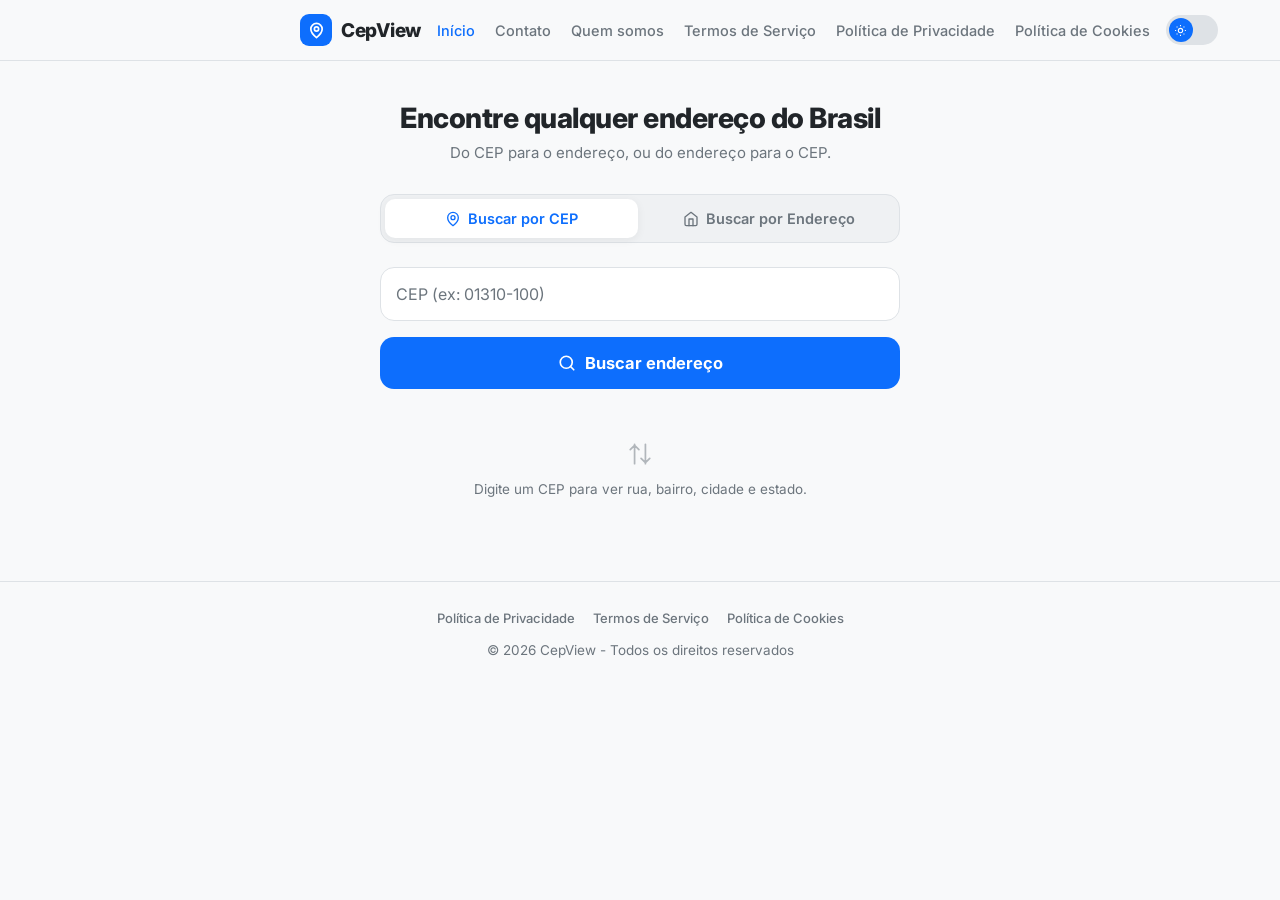
<file: index.html>
<!DOCTYPE html>
<html lang="pt-BR">
<head>
  <!-- Google tag (gtag.js) -->
  <script async src="https://www.googletagmanager.com/gtag/js?id=G-JZHZVFB433"></script>
  <script>
    window.dataLayer = window.dataLayer || [];
    function gtag(){dataLayer.push(arguments);}
    gtag('js', new Date());

    gtag('config', 'G-JZHZVFB433');
  </script>

<meta charset="UTF-8" />
<meta name="viewport" content="width=device-width, initial-scale=1.0" />
<title>CepView — Busca Inteligente e Bidirecional de Endereços</title>
<meta name="description" content="Encontre qualquer endereço do Brasil: busque por CEP ou pelo nome da rua, cidade e estado." />
<link rel="preconnect" href="https://fonts.googleapis.com">
<link rel="preconnect" href="https://fonts.gstatic.com" crossorigin>
<link href="https://fonts.googleapis.com/css2?family=Inter:wght@400;500;600;700;800&display=swap" rel="stylesheet">
<link rel="stylesheet" href="css/style.css" />
</head>
<body>

  <!-- Header -->
  <header class="header">
    <div class="header__inner">
      <div class="brand">
        <div class="brand__icon">
          <svg width="17" height="17" viewBox="0 0 24 24" fill="none" stroke="#fff" stroke-width="2.4" stroke-linecap="round" stroke-linejoin="round"><path d="M20 10c0 6-8 12-8 12s-8-6-8-12a8 8 0 0 1 16 0Z"/><circle cx="12" cy="10" r="3"/></svg>
        </div>
        <span class="brand__name">CepView</span>
      </div>

      <nav class="header__nav" id="header-nav">
        <a href="index.html" aria-current="page">Início</a>
        <a href="pages/contato.html">Contato</a>
        <a href="pages/quem-somos.html">Quem somos</a>
        <a href="pages/termos-de-servico.html">Termos de Serviço</a>
        <a href="pages/politica-de-privacidade.html">Política de Privacidade</a>
        <a href="pages/politica-de-cookies.html">Política de Cookies</a>
      </nav>

      <div class="header__right">
        <button id="theme-toggle" class="theme-toggle" aria-label="Alternar tema claro/escuro">
          <span class="theme-toggle__knob" id="theme-knob"></span>
        </button>
        <button id="menu-toggle" class="menu-toggle" aria-label="Abrir menu" aria-expanded="false">
          <svg width="19" height="19" viewBox="0 0 24 24" fill="none" stroke="currentColor" stroke-width="2.2" stroke-linecap="round" stroke-linejoin="round"><line x1="3" y1="6" x2="21" y2="6"/><line x1="3" y1="12" x2="21" y2="12"/><line x1="3" y1="18" x2="21" y2="18"/></svg>
        </button>
      </div>
    </div>
  </header>

  <!-- Main -->
  <main>
    <section id="buscar" class="hero">
      <h1>Encontre qualquer endereço do Brasil</h1>
      <p class="hero__subtitle">Do CEP para o endereço, ou do endereço para o CEP.</p>

      <!-- Tabs -->
      <div class="tabs" role="tablist" aria-label="Modo de busca">
        <button class="tab tab--active" id="tab-cep" role="tab" aria-selected="true">
          <svg class="tab__icon" viewBox="0 0 24 24" fill="none" stroke="currentColor" stroke-width="2" stroke-linecap="round" stroke-linejoin="round"><path d="M20 10c0 6-8 12-8 12s-8-6-8-12a8 8 0 0 1 16 0Z"/><circle cx="12" cy="10" r="3"/></svg>
          Buscar por CEP
        </button>
        <button class="tab" id="tab-address" role="tab" aria-selected="false">
          <svg class="tab__icon" viewBox="0 0 24 24" fill="none" stroke="currentColor" stroke-width="2" stroke-linecap="round" stroke-linejoin="round"><path d="m3 9 9-7 9 7v11a2 2 0 0 1-2 2H5a2 2 0 0 1-2-2Z"/><path d="M9 22V12h6v10"/></svg>
          Buscar por Endereço
        </button>
      </div>

      <!-- Form -->
      <form id="search-form" class="form" novalidate>

        <!-- CEP mode -->
        <div id="fields-cep" class="fields">
          <div class="field">
            <input type="text" id="input-cep" class="field__input" placeholder=" " inputmode="numeric" maxlength="9" autocomplete="off" />
            <label for="input-cep" class="field__label">CEP (ex: 01310-100)</label>
            <p class="field__error" id="error-cep"></p>
          </div>
        </div>

        <!-- Address mode -->
        <div id="fields-address" class="fields fields--hidden">
          <div class="field">
            <input type="text" id="input-rua" class="field__input" placeholder=" " autocomplete="off" />
            <label for="input-rua" class="field__label">Nome da rua</label>
            <p class="field__error" id="error-rua"></p>
          </div>
          <div class="field-row">
            <div class="field field--grow">
              <input type="text" id="input-cidade" class="field__input" placeholder=" " autocomplete="off" />
              <label for="input-cidade" class="field__label">Cidade</label>
              <p class="field__error" id="error-cidade"></p>
            </div>
            <div class="field field--small">
              <input type="text" id="input-uf" class="field__input field__input--upper" placeholder=" " maxlength="2" autocomplete="off" />
              <label for="input-uf" class="field__label">UF</label>
              <p class="field__error" id="error-uf"></p>
            </div>
          </div>
        </div>

        <button type="submit" id="submit-btn" class="btn-primary">
          <svg viewBox="0 0 24 24" fill="none" stroke="currentColor" stroke-width="2.2" stroke-linecap="round" stroke-linejoin="round" width="18" height="18"><circle cx="11" cy="11" r="8"/><path d="m21 21-4.3-4.3"/></svg>
          <span id="submit-label">Buscar endereço</span>
        </button>
      </form>

      <!-- Results -->
      <div id="results" class="results">
        <div class="empty-state" id="empty-state">
          <svg viewBox="0 0 24 24" fill="none" stroke="currentColor" stroke-width="1.6" stroke-linecap="round" stroke-linejoin="round" width="26" height="26"><path d="M17 3v18M7 3v18M3 8l4-4 4 4M13 16l4 4 4-4"/></svg>
          <p id="empty-state-text">Digite um CEP para ver rua, bairro, cidade e estado.</p>
        </div>
      </div>
    </section>
  </main>

  <!-- Footer -->
  <footer class="footer">
    <nav class="footer__nav">
      <a href="pages/politica-de-privacidade.html">Política de Privacidade</a>
      <a href="pages/termos-de-servico.html">Termos de Serviço</a>
      <a href="pages/politica-de-cookies.html">Política de Cookies</a>
    </nav>
    <p>© 2026 CepView - Todos os direitos reservados</p>
  </footer>

  <!-- VLibras -->
  <div vw class="enabled">
    <div vw-access-button class="active"></div>
    <div vw-plugin-wrapper>
      <div class="vw-plugin-top-wrapper"></div>
    </div>
  </div>
  <script src="https://vlibras.gov.br/app/vlibras-plugin.js"></script>
  <script>
    new window.VLibras.Widget('https://vlibras.gov.br/app');
  </script>

  <script src="js/script.js"></script>
</body>
</html>
</file>
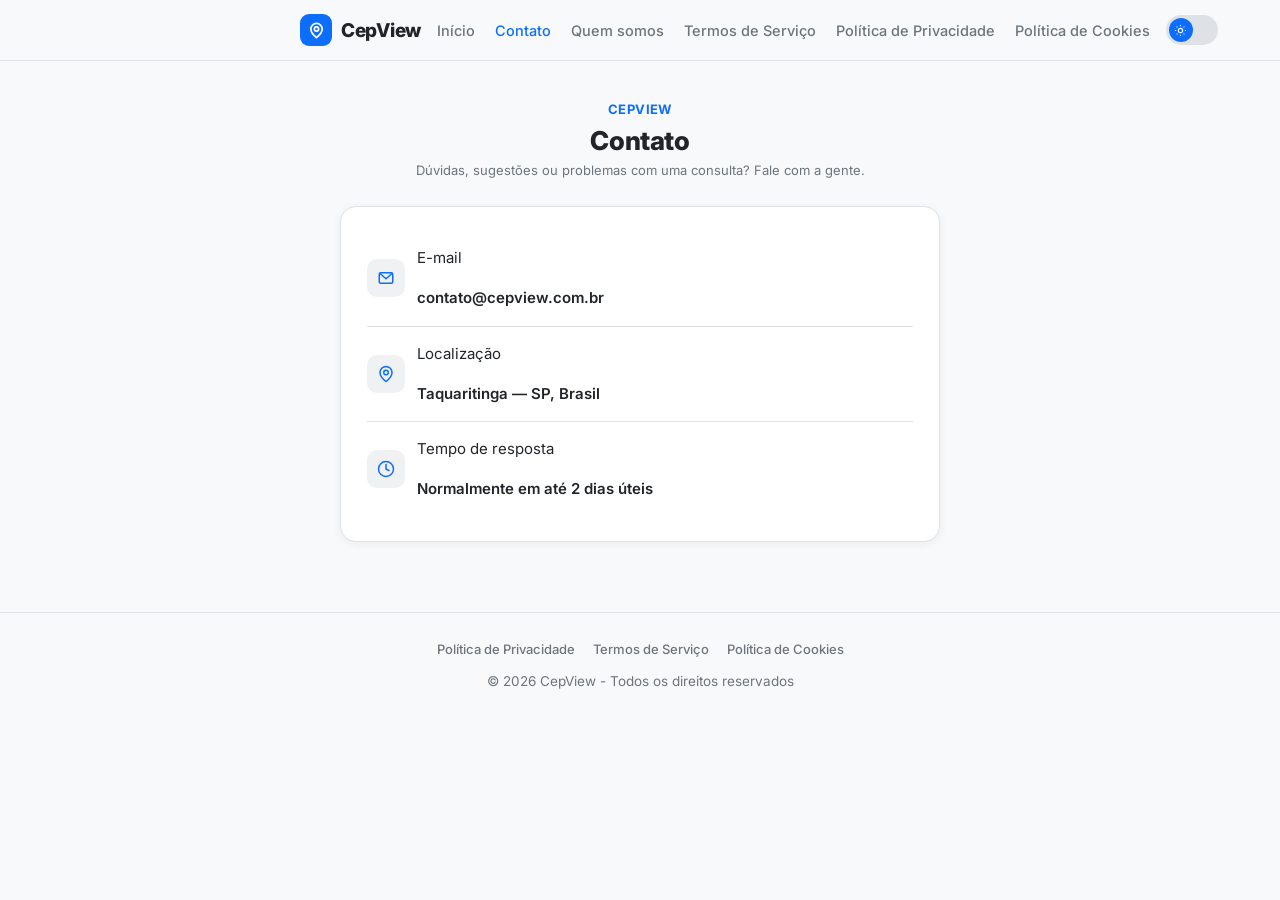
<file: pages/contato.html>
<!DOCTYPE html>
<html lang="pt-BR">
<head>
  <!-- Google tag (gtag.js) -->
  <script async src="https://www.googletagmanager.com/gtag/js?id=G-JZHZVFB433"></script>
  <script>
    window.dataLayer = window.dataLayer || [];
    function gtag(){dataLayer.push(arguments);}
    gtag('js', new Date());

    gtag('config', 'G-JZHZVFB433');
  </script>

<meta charset="UTF-8" />
<meta name="viewport" content="width=device-width, initial-scale=1.0" />
<title>Contato — CepView</title>
<meta name="description" content="Fale com o time do CepView." />
<link rel="preconnect" href="https://fonts.googleapis.com">
<link rel="preconnect" href="https://fonts.gstatic.com" crossorigin>
<link href="https://fonts.googleapis.com/css2?family=Inter:wght@400;500;600;700;800&display=swap" rel="stylesheet">
<link rel="stylesheet" href="../css/style.css" />
</head>
<body>

  <!-- Header -->
  <header class="header">
    <div class="header__inner">
      <a href="../index.html" class="brand" style="text-decoration:none;">
        <div class="brand__icon">
          <svg width="17" height="17" viewBox="0 0 24 24" fill="none" stroke="#fff" stroke-width="2.4" stroke-linecap="round" stroke-linejoin="round"><path d="M20 10c0 6-8 12-8 12s-8-6-8-12a8 8 0 0 1 16 0Z"/><circle cx="12" cy="10" r="3"/></svg>
        </div>
        <span class="brand__name">CepView</span>
      </a>

      <nav class="header__nav" id="header-nav">
        <a href="../index.html">Início</a>
        <a href="contato.html" aria-current="page">Contato</a>
        <a href="quem-somos.html">Quem somos</a>
        <a href="termos-de-servico.html">Termos de Serviço</a>
        <a href="politica-de-privacidade.html">Política de Privacidade</a>
        <a href="politica-de-cookies.html">Política de Cookies</a>
      </nav>

      <div class="header__right">
        <button id="theme-toggle" class="theme-toggle" aria-label="Alternar tema claro/escuro">
          <span class="theme-toggle__knob" id="theme-knob"></span>
        </button>
        <button id="menu-toggle" class="menu-toggle" aria-label="Abrir menu" aria-expanded="false">
          <svg width="19" height="19" viewBox="0 0 24 24" fill="none" stroke="currentColor" stroke-width="2.2" stroke-linecap="round" stroke-linejoin="round"><line x1="3" y1="6" x2="21" y2="6"/><line x1="3" y1="12" x2="21" y2="12"/><line x1="3" y1="18" x2="21" y2="18"/></svg>
        </button>
      </div>
    </div>
  </header>

  <!-- Main -->
  <main>
    <section class="page">
      <p class="page__eyebrow">CepView</p>
      <h1>Contato</h1>
      <p class="page__updated">Dúvidas, sugestões ou problemas com uma consulta? Fale com a gente.</p>

      <div class="page__card">
        <div class="contact-item">
          <div class="contact-item__icon">
            <svg width="18" height="18" viewBox="0 0 24 24" fill="none" stroke="currentColor" stroke-width="2" stroke-linecap="round" stroke-linejoin="round"><path d="M4 4h16v16H4z" opacity="0"/><path d="m4 6 8 7 8-7"/><rect x="3" y="5" width="18" height="14" rx="2"/></svg>
          </div>
          <div>
            <p class="contact-item__label">E-mail</p>
            <p class="contact-item__value"><a href="mailto:contato@cepview.com.br">contato@cepview.com.br</a></p>
          </div>
        </div>

        <div class="contact-item">
          <div class="contact-item__icon">
            <svg width="18" height="18" viewBox="0 0 24 24" fill="none" stroke="currentColor" stroke-width="2" stroke-linecap="round" stroke-linejoin="round"><path d="M20 10c0 6-8 12-8 12s-8-6-8-12a8 8 0 0 1 16 0Z"/><circle cx="12" cy="10" r="3"/></svg>
          </div>
          <div>
            <p class="contact-item__label">Localização</p>
            <p class="contact-item__value">Taquaritinga — SP, Brasil</p>
          </div>
        </div>

        <div class="contact-item">
          <div class="contact-item__icon">
            <svg width="18" height="18" viewBox="0 0 24 24" fill="none" stroke="currentColor" stroke-width="2" stroke-linecap="round" stroke-linejoin="round"><circle cx="12" cy="12" r="10"/><path d="M12 6v6l4 2"/></svg>
          </div>
          <div>
            <p class="contact-item__label">Tempo de resposta</p>
            <p class="contact-item__value">Normalmente em até 2 dias úteis</p>
          </div>
        </div>
      </div>
    </section>
  </main>

  <!-- Footer -->
  <footer class="footer">
    <nav class="footer__nav">
      <a href="politica-de-privacidade.html">Política de Privacidade</a>
      <a href="termos-de-servico.html">Termos de Serviço</a>
      <a href="politica-de-cookies.html">Política de Cookies</a>
    </nav>
    <p>© 2026 CepView - Todos os direitos reservados</p>
  </footer>

  <!-- VLibras -->
  <div vw class="enabled">
    <div vw-access-button class="active"></div>
    <div vw-plugin-wrapper>
      <div class="vw-plugin-top-wrapper"></div>
    </div>
  </div>
  <script src="https://vlibras.gov.br/app/vlibras-plugin.js"></script>
  <script>
    new window.VLibras.Widget('https://vlibras.gov.br/app');
  </script>

  <script src="../js/script.js"></script>
</body>
</html>
</file>
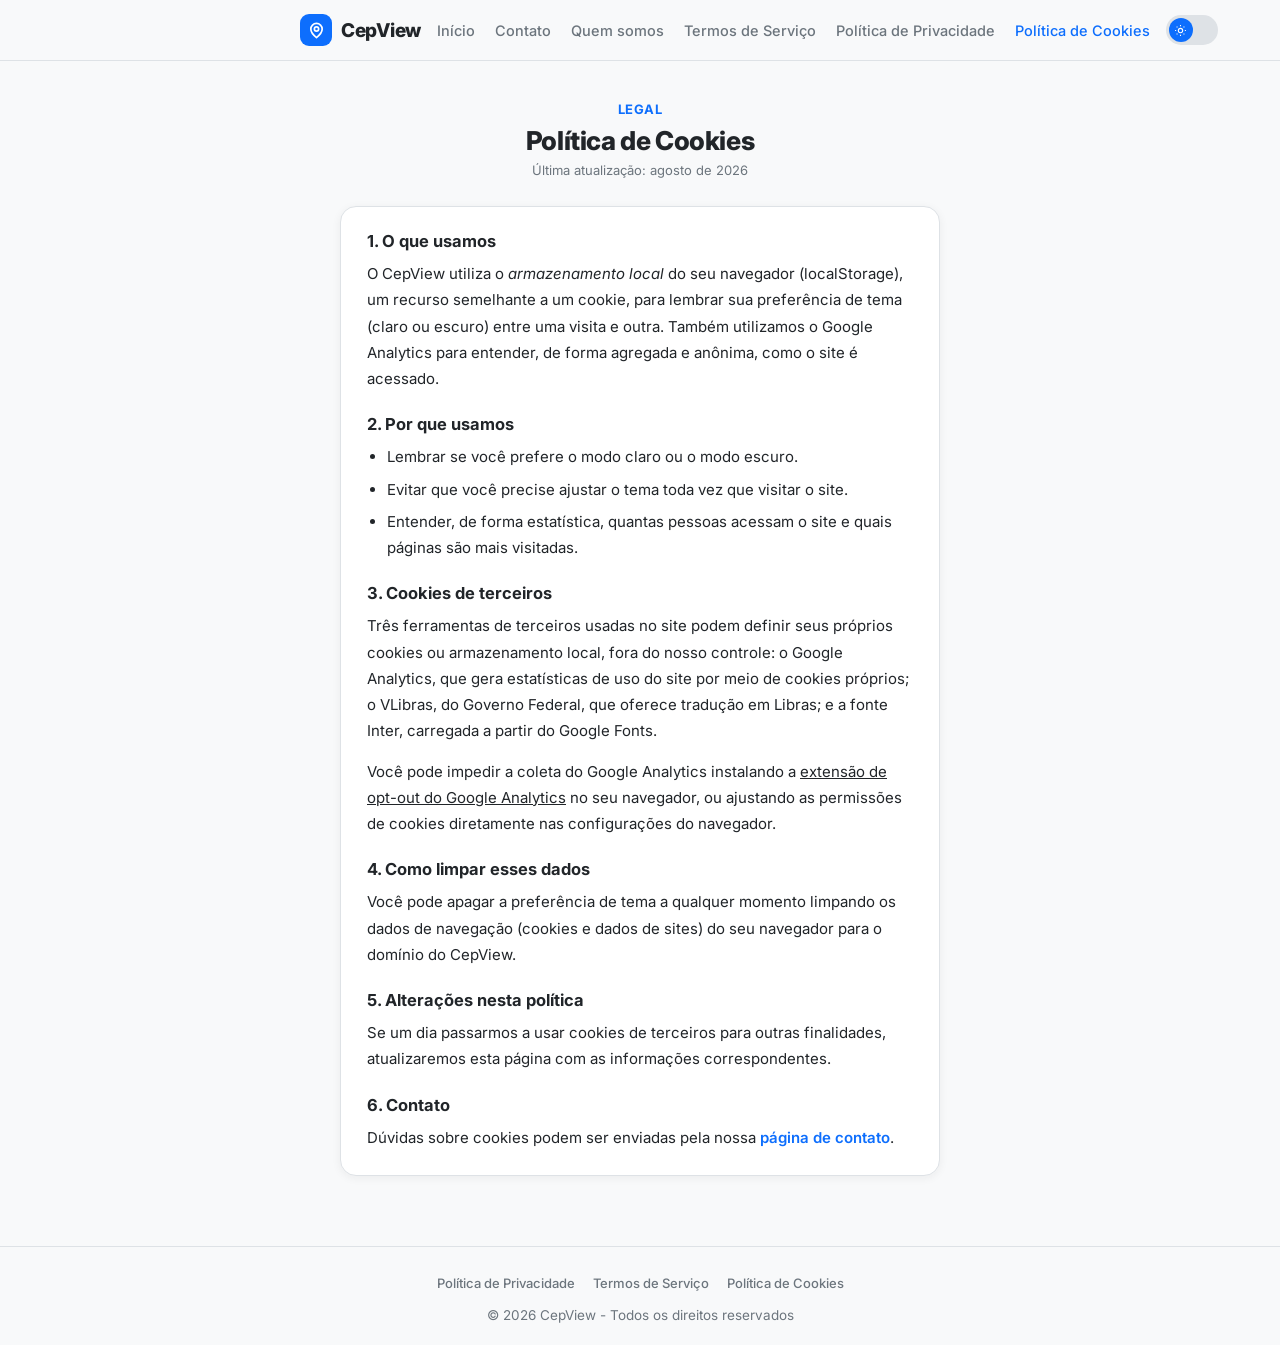
<file: pages/politica-de-cookies.html>
<!DOCTYPE html>
<html lang="pt-BR">
<head>
  <!-- Google tag (gtag.js) -->
  <script async src="https://www.googletagmanager.com/gtag/js?id=G-JZHZVFB433"></script>
  <script>
    window.dataLayer = window.dataLayer || [];
    function gtag(){dataLayer.push(arguments);}
    gtag('js', new Date());

    gtag('config', 'G-JZHZVFB433');
  </script>

<meta charset="UTF-8" />
<meta name="viewport" content="width=device-width, initial-scale=1.0" />
<title>Política de Cookies — CepView</title>
<meta name="description" content="Como o CepView usa cookies e armazenamento local." />
<link rel="preconnect" href="https://fonts.googleapis.com">
<link rel="preconnect" href="https://fonts.gstatic.com" crossorigin>
<link href="https://fonts.googleapis.com/css2?family=Inter:wght@400;500;600;700;800&display=swap" rel="stylesheet">
<link rel="stylesheet" href="../css/style.css" />
</head>
<body>

  <!-- Header -->
  <header class="header">
    <div class="header__inner">
      <a href="../index.html" class="brand" style="text-decoration:none;">
        <div class="brand__icon">
          <svg width="17" height="17" viewBox="0 0 24 24" fill="none" stroke="#fff" stroke-width="2.4" stroke-linecap="round" stroke-linejoin="round"><path d="M20 10c0 6-8 12-8 12s-8-6-8-12a8 8 0 0 1 16 0Z"/><circle cx="12" cy="10" r="3"/></svg>
        </div>
        <span class="brand__name">CepView</span>
      </a>

      <nav class="header__nav" id="header-nav">
        <a href="../index.html">Início</a>
        <a href="contato.html">Contato</a>
        <a href="quem-somos.html">Quem somos</a>
        <a href="termos-de-servico.html">Termos de Serviço</a>
        <a href="politica-de-privacidade.html">Política de Privacidade</a>
        <a href="politica-de-cookies.html" aria-current="page">Política de Cookies</a>
      </nav>

      <div class="header__right">
        <button id="theme-toggle" class="theme-toggle" aria-label="Alternar tema claro/escuro">
          <span class="theme-toggle__knob" id="theme-knob"></span>
        </button>
        <button id="menu-toggle" class="menu-toggle" aria-label="Abrir menu" aria-expanded="false">
          <svg width="19" height="19" viewBox="0 0 24 24" fill="none" stroke="currentColor" stroke-width="2.2" stroke-linecap="round" stroke-linejoin="round"><line x1="3" y1="6" x2="21" y2="6"/><line x1="3" y1="12" x2="21" y2="12"/><line x1="3" y1="18" x2="21" y2="18"/></svg>
        </button>
      </div>
    </div>
  </header>

  <!-- Main -->
  <main>
    <section class="page">
      <p class="page__eyebrow">Legal</p>
      <h1>Política de Cookies</h1>
      <p class="page__updated">Última atualização: agosto de 2026</p>

      <div class="page__card">
        <h2>1. O que usamos</h2>
        <p>
          O CepView utiliza o <em>armazenamento local</em> do seu navegador (localStorage), um
          recurso semelhante a um cookie, para lembrar sua preferência de tema (claro ou escuro)
          entre uma visita e outra. Também utilizamos o Google Analytics para entender, de forma
          agregada e anônima, como o site é acessado.
        </p>

        <h2>2. Por que usamos</h2>
        <ul>
          <li>Lembrar se você prefere o modo claro ou o modo escuro.</li>
          <li>Evitar que você precise ajustar o tema toda vez que visitar o site.</li>
          <li>Entender, de forma estatística, quantas pessoas acessam o site e quais páginas são mais visitadas.</li>
        </ul>

        <h2>3. Cookies de terceiros</h2>
        <p>
          Três ferramentas de terceiros usadas no site podem definir seus próprios cookies ou
          armazenamento local, fora do nosso controle: o Google Analytics, que gera estatísticas
          de uso do site por meio de cookies próprios; o VLibras, do Governo Federal, que oferece
          tradução em Libras; e a fonte Inter, carregada a partir do Google Fonts.
        </p>
        <p>
          Você pode impedir a coleta do Google Analytics instalando a
          <a href="https://tools.google.com/dlpage/gaoptout" target="_blank" rel="noopener noreferrer">extensão de opt-out do Google Analytics</a>
          no seu navegador, ou ajustando as permissões de cookies diretamente nas configurações do navegador.
        </p>

        <h2>4. Como limpar esses dados</h2>
        <p>
          Você pode apagar a preferência de tema a qualquer momento limpando os dados de navegação
          (cookies e dados de sites) do seu navegador para o domínio do CepView.
        </p>

        <h2>5. Alterações nesta política</h2>
        <p>
          Se um dia passarmos a usar cookies de terceiros para outras finalidades, atualizaremos
          esta página com as informações correspondentes.
        </p>

        <h2>6. Contato</h2>
        <p>
          Dúvidas sobre cookies podem ser enviadas pela nossa
          <a class="inline-link" href="contato.html">página de contato</a>.
        </p>
      </div>
    </section>
  </main>

  <!-- Footer -->
  <footer class="footer">
    <nav class="footer__nav">
      <a href="politica-de-privacidade.html">Política de Privacidade</a>
      <a href="termos-de-servico.html">Termos de Serviço</a>
      <a href="politica-de-cookies.html">Política de Cookies</a>
    </nav>
    <p>© 2026 CepView - Todos os direitos reservados</p>
  </footer>

  <!-- VLibras -->
  <div vw class="enabled">
    <div vw-access-button class="active"></div>
    <div vw-plugin-wrapper>
      <div class="vw-plugin-top-wrapper"></div>
    </div>
  </div>
  <script src="https://vlibras.gov.br/app/vlibras-plugin.js"></script>
  <script>
    new window.VLibras.Widget('https://vlibras.gov.br/app');
  </script>

  <script src="../js/script.js"></script>
</body>
</html>
</file>
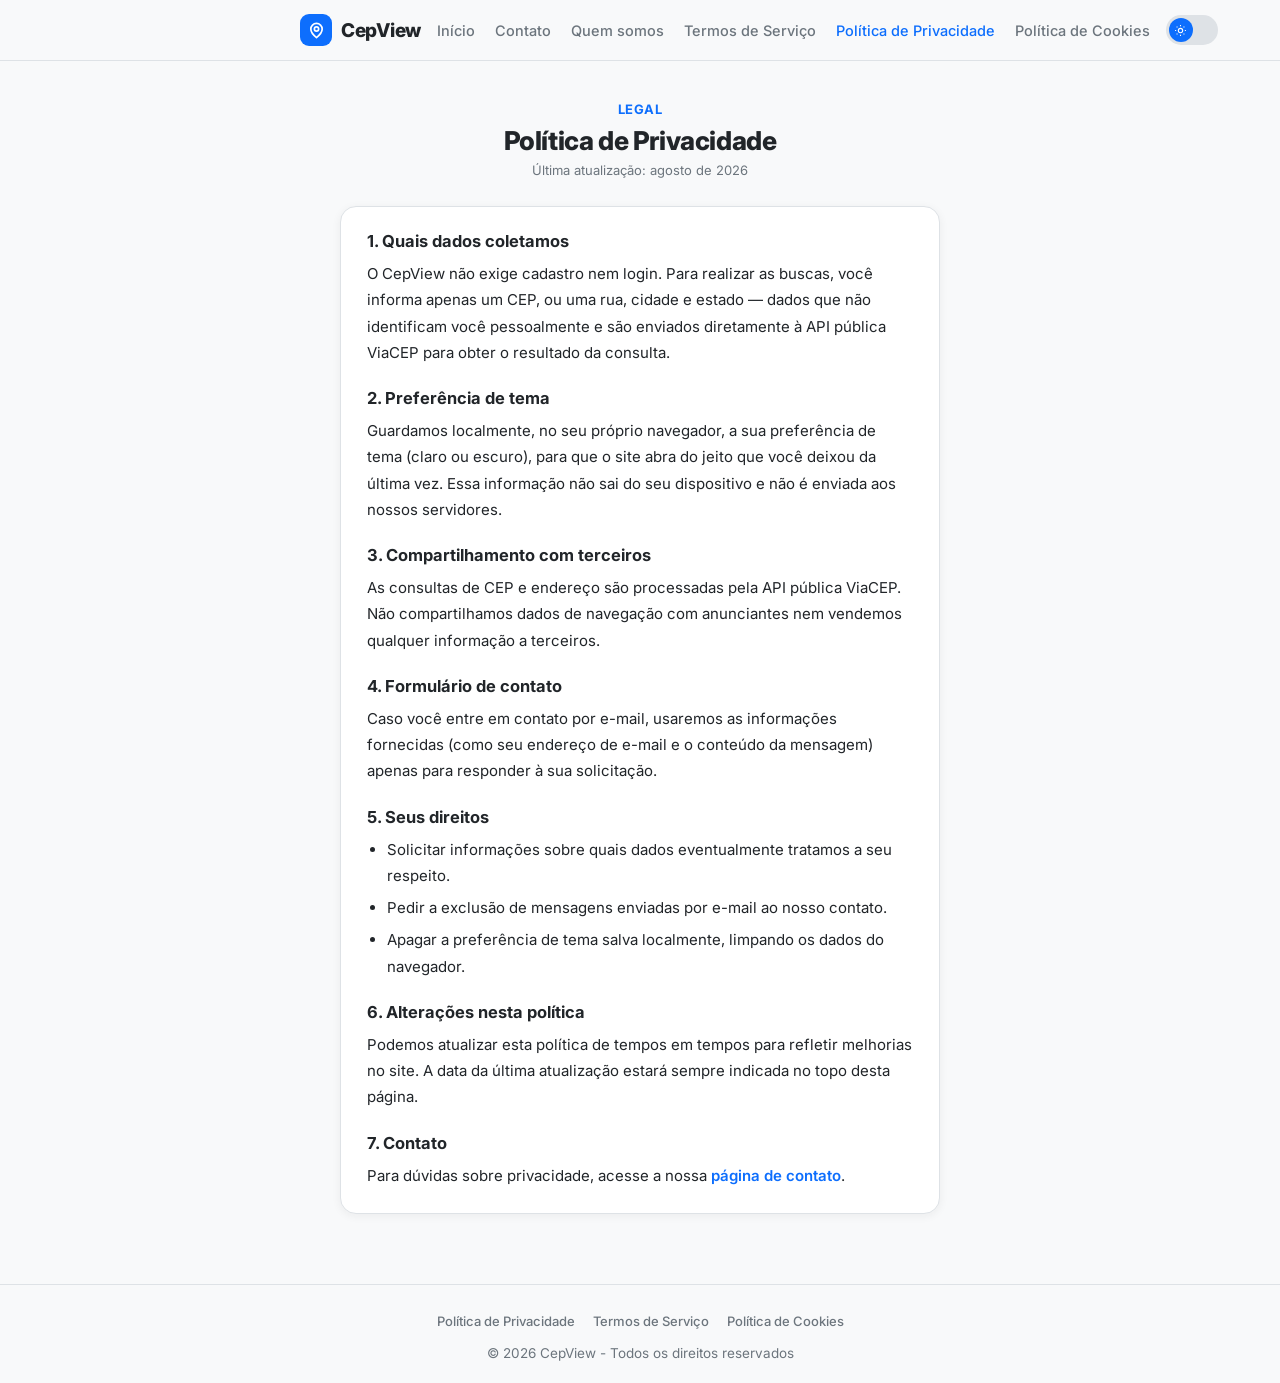
<file: pages/politica-de-privacidade.html>
<!DOCTYPE html>
<html lang="pt-BR">
<head>
  <!-- Google tag (gtag.js) -->
  <script async src="https://www.googletagmanager.com/gtag/js?id=G-JZHZVFB433"></script>
  <script>
    window.dataLayer = window.dataLayer || [];
    function gtag(){dataLayer.push(arguments);}
    gtag('js', new Date());

    gtag('config', 'G-JZHZVFB433');
  </script>

<meta charset="UTF-8" />
<meta name="viewport" content="width=device-width, initial-scale=1.0" />
<title>Política de Privacidade — CepView</title>
<meta name="description" content="Como o CepView trata dados pessoais e de navegação." />
<link rel="preconnect" href="https://fonts.googleapis.com">
<link rel="preconnect" href="https://fonts.gstatic.com" crossorigin>
<link href="https://fonts.googleapis.com/css2?family=Inter:wght@400;500;600;700;800&display=swap" rel="stylesheet">
<link rel="stylesheet" href="../css/style.css" />
</head>
<body>

  <!-- Header -->
  <header class="header">
    <div class="header__inner">
      <a href="../index.html" class="brand" style="text-decoration:none;">
        <div class="brand__icon">
          <svg width="17" height="17" viewBox="0 0 24 24" fill="none" stroke="#fff" stroke-width="2.4" stroke-linecap="round" stroke-linejoin="round"><path d="M20 10c0 6-8 12-8 12s-8-6-8-12a8 8 0 0 1 16 0Z"/><circle cx="12" cy="10" r="3"/></svg>
        </div>
        <span class="brand__name">CepView</span>
      </a>

      <nav class="header__nav" id="header-nav">
        <a href="../index.html">Início</a>
        <a href="contato.html">Contato</a>
        <a href="quem-somos.html">Quem somos</a>
        <a href="termos-de-servico.html">Termos de Serviço</a>
        <a href="politica-de-privacidade.html" aria-current="page">Política de Privacidade</a>
        <a href="politica-de-cookies.html">Política de Cookies</a>
      </nav>

      <div class="header__right">
        <button id="theme-toggle" class="theme-toggle" aria-label="Alternar tema claro/escuro">
          <span class="theme-toggle__knob" id="theme-knob"></span>
        </button>
        <button id="menu-toggle" class="menu-toggle" aria-label="Abrir menu" aria-expanded="false">
          <svg width="19" height="19" viewBox="0 0 24 24" fill="none" stroke="currentColor" stroke-width="2.2" stroke-linecap="round" stroke-linejoin="round"><line x1="3" y1="6" x2="21" y2="6"/><line x1="3" y1="12" x2="21" y2="12"/><line x1="3" y1="18" x2="21" y2="18"/></svg>
        </button>
      </div>
    </div>
  </header>

  <!-- Main -->
  <main>
    <section class="page">
      <p class="page__eyebrow">Legal</p>
      <h1>Política de Privacidade</h1>
      <p class="page__updated">Última atualização: agosto de 2026</p>

      <div class="page__card">
        <h2>1. Quais dados coletamos</h2>
        <p>
          O CepView não exige cadastro nem login. Para realizar as buscas, você informa apenas um
          CEP, ou uma rua, cidade e estado — dados que não identificam você pessoalmente e são
          enviados diretamente à API pública ViaCEP para obter o resultado da consulta.
        </p>

        <h2>2. Preferência de tema</h2>
        <p>
          Guardamos localmente, no seu próprio navegador, a sua preferência de tema (claro ou
          escuro), para que o site abra do jeito que você deixou da última vez. Essa informação
          não sai do seu dispositivo e não é enviada aos nossos servidores.
        </p>

        <h2>3. Compartilhamento com terceiros</h2>
        <p>
          As consultas de CEP e endereço são processadas pela API pública ViaCEP. Não compartilhamos
          dados de navegação com anunciantes nem vendemos qualquer informação a terceiros.
        </p>

        <h2>4. Formulário de contato</h2>
        <p>
          Caso você entre em contato por e-mail, usaremos as informações fornecidas (como seu
          endereço de e-mail e o conteúdo da mensagem) apenas para responder à sua solicitação.
        </p>

        <h2>5. Seus direitos</h2>
        <ul>
          <li>Solicitar informações sobre quais dados eventualmente tratamos a seu respeito.</li>
          <li>Pedir a exclusão de mensagens enviadas por e-mail ao nosso contato.</li>
          <li>Apagar a preferência de tema salva localmente, limpando os dados do navegador.</li>
        </ul>

        <h2>6. Alterações nesta política</h2>
        <p>
          Podemos atualizar esta política de tempos em tempos para refletir melhorias no site.
          A data da última atualização estará sempre indicada no topo desta página.
        </p>

        <h2>7. Contato</h2>
        <p>
          Para dúvidas sobre privacidade, acesse a nossa
          <a class="inline-link" href="contato.html">página de contato</a>.
        </p>
      </div>
    </section>
  </main>

  <!-- Footer -->
  <footer class="footer">
    <nav class="footer__nav">
      <a href="politica-de-privacidade.html">Política de Privacidade</a>
      <a href="termos-de-servico.html">Termos de Serviço</a>
      <a href="politica-de-cookies.html">Política de Cookies</a>
    </nav>
    <p>© 2026 CepView - Todos os direitos reservados</p>
  </footer>

  <!-- VLibras -->
  <div vw class="enabled">
    <div vw-access-button class="active"></div>
    <div vw-plugin-wrapper>
      <div class="vw-plugin-top-wrapper"></div>
    </div>
  </div>
  <script src="https://vlibras.gov.br/app/vlibras-plugin.js"></script>
  <script>
    new window.VLibras.Widget('https://vlibras.gov.br/app');
  </script>

  <script src="../js/script.js"></script>
</body>
</html>
</file>
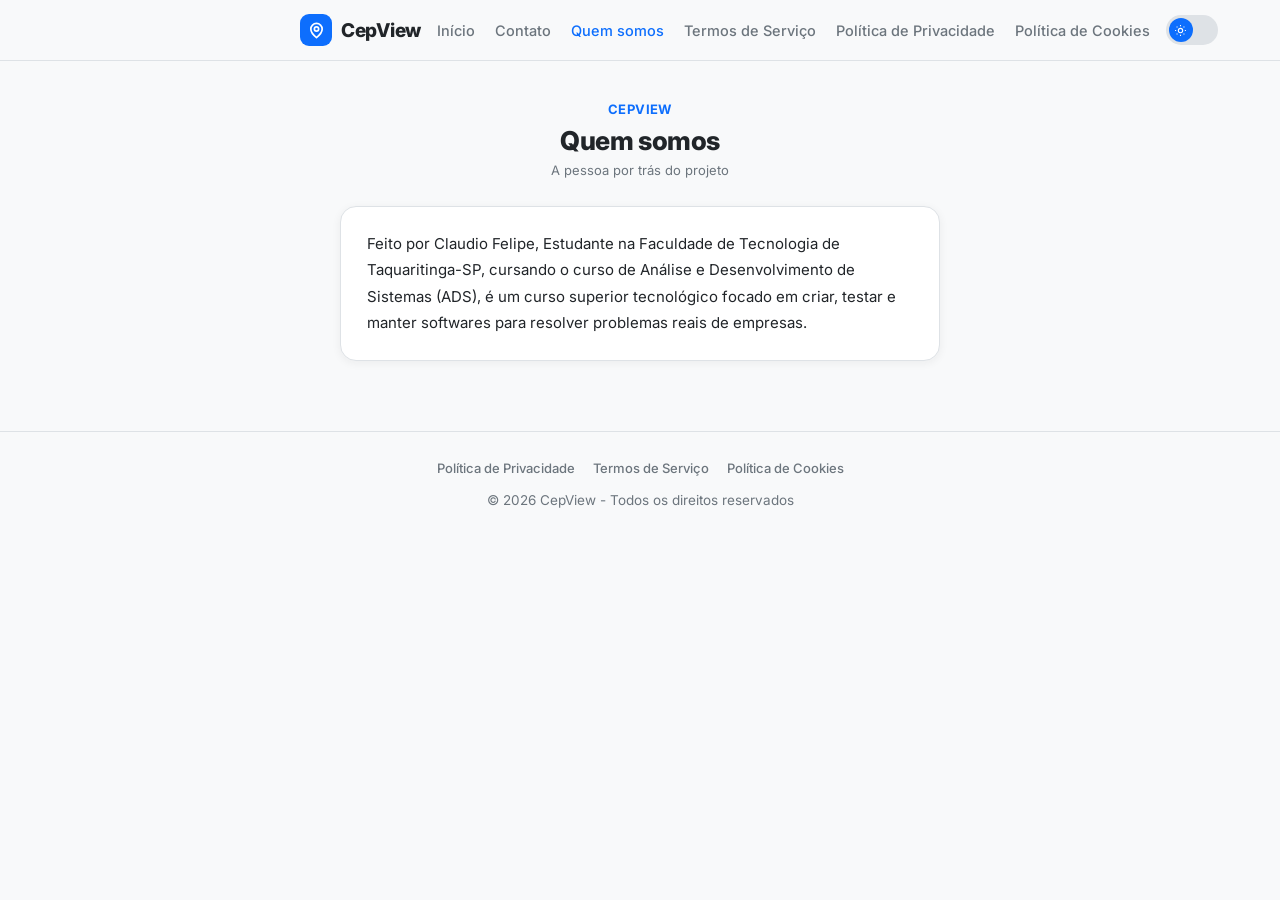
<file: pages/quem-somos.html>
<!DOCTYPE html>
<html lang="pt-BR">
<head>
  <!-- Google tag (gtag.js) -->
  <script async src="https://www.googletagmanager.com/gtag/js?id=G-JZHZVFB433"></script>
  <script>
    window.dataLayer = window.dataLayer || [];
    function gtag(){dataLayer.push(arguments);}
    gtag('js', new Date());

    gtag('config', 'G-JZHZVFB433');
  </script>

<meta charset="UTF-8" />
<meta name="viewport" content="width=device-width, initial-scale=1.0" />
<title>Quem somos — CepView</title>
<meta name="description" content="Conheça quem desenvolveu o CepView." />
<link rel="preconnect" href="https://fonts.googleapis.com">
<link rel="preconnect" href="https://fonts.gstatic.com" crossorigin>
<link href="https://fonts.googleapis.com/css2?family=Inter:wght@400;500;600;700;800&display=swap" rel="stylesheet">
<link rel="stylesheet" href="../css/style.css" />
</head>
<body>

  <!-- Header -->
  <header class="header">
    <div class="header__inner">
      <a href="../index.html" class="brand" style="text-decoration:none;">
        <div class="brand__icon">
          <svg width="17" height="17" viewBox="0 0 24 24" fill="none" stroke="#fff" stroke-width="2.4" stroke-linecap="round" stroke-linejoin="round"><path d="M20 10c0 6-8 12-8 12s-8-6-8-12a8 8 0 0 1 16 0Z"/><circle cx="12" cy="10" r="3"/></svg>
        </div>
        <span class="brand__name">CepView</span>
      </a>

      <nav class="header__nav" id="header-nav">
        <a href="../index.html">Início</a>
        <a href="contato.html">Contato</a>
        <a href="quem-somos.html" aria-current="page">Quem somos</a>
        <a href="termos-de-servico.html">Termos de Serviço</a>
        <a href="politica-de-privacidade.html">Política de Privacidade</a>
        <a href="politica-de-cookies.html">Política de Cookies</a>
      </nav>

      <div class="header__right">
        <button id="theme-toggle" class="theme-toggle" aria-label="Alternar tema claro/escuro">
          <span class="theme-toggle__knob" id="theme-knob"></span>
        </button>
        <button id="menu-toggle" class="menu-toggle" aria-label="Abrir menu" aria-expanded="false">
          <svg width="19" height="19" viewBox="0 0 24 24" fill="none" stroke="currentColor" stroke-width="2.2" stroke-linecap="round" stroke-linejoin="round"><line x1="3" y1="6" x2="21" y2="6"/><line x1="3" y1="12" x2="21" y2="12"/><line x1="3" y1="18" x2="21" y2="18"/></svg>
        </button>
      </div>
    </div>
  </header>

  <!-- Main -->
  <main>
    <section class="page">
      <p class="page__eyebrow">CepView</p>
      <h1>Quem somos</h1>
      <p class="page__updated">A pessoa por trás do projeto</p>

      <div class="page__card">
        <p>
          Feito por Claudio Felipe, Estudante na Faculdade de Tecnologia de Taquaritinga-SP,
          cursando o curso de Análise e Desenvolvimento de Sistemas (ADS), é um curso superior
          tecnológico focado em criar, testar e manter softwares para resolver problemas reais de empresas.
        </p>
      </div>
    </section>
  </main>

  <!-- Footer -->
  <footer class="footer">
    <nav class="footer__nav">
      <a href="politica-de-privacidade.html">Política de Privacidade</a>
      <a href="termos-de-servico.html">Termos de Serviço</a>
      <a href="politica-de-cookies.html">Política de Cookies</a>
    </nav>
    <p>© 2026 CepView - Todos os direitos reservados</p>
  </footer>

  <!-- VLibras -->
  <div vw class="enabled">
    <div vw-access-button class="active"></div>
    <div vw-plugin-wrapper>
      <div class="vw-plugin-top-wrapper"></div>
    </div>
  </div>
  <script src="https://vlibras.gov.br/app/vlibras-plugin.js"></script>
  <script>
    new window.VLibras.Widget('https://vlibras.gov.br/app');
  </script>

  <script src="../js/script.js"></script>
</body>
</html>
</file>
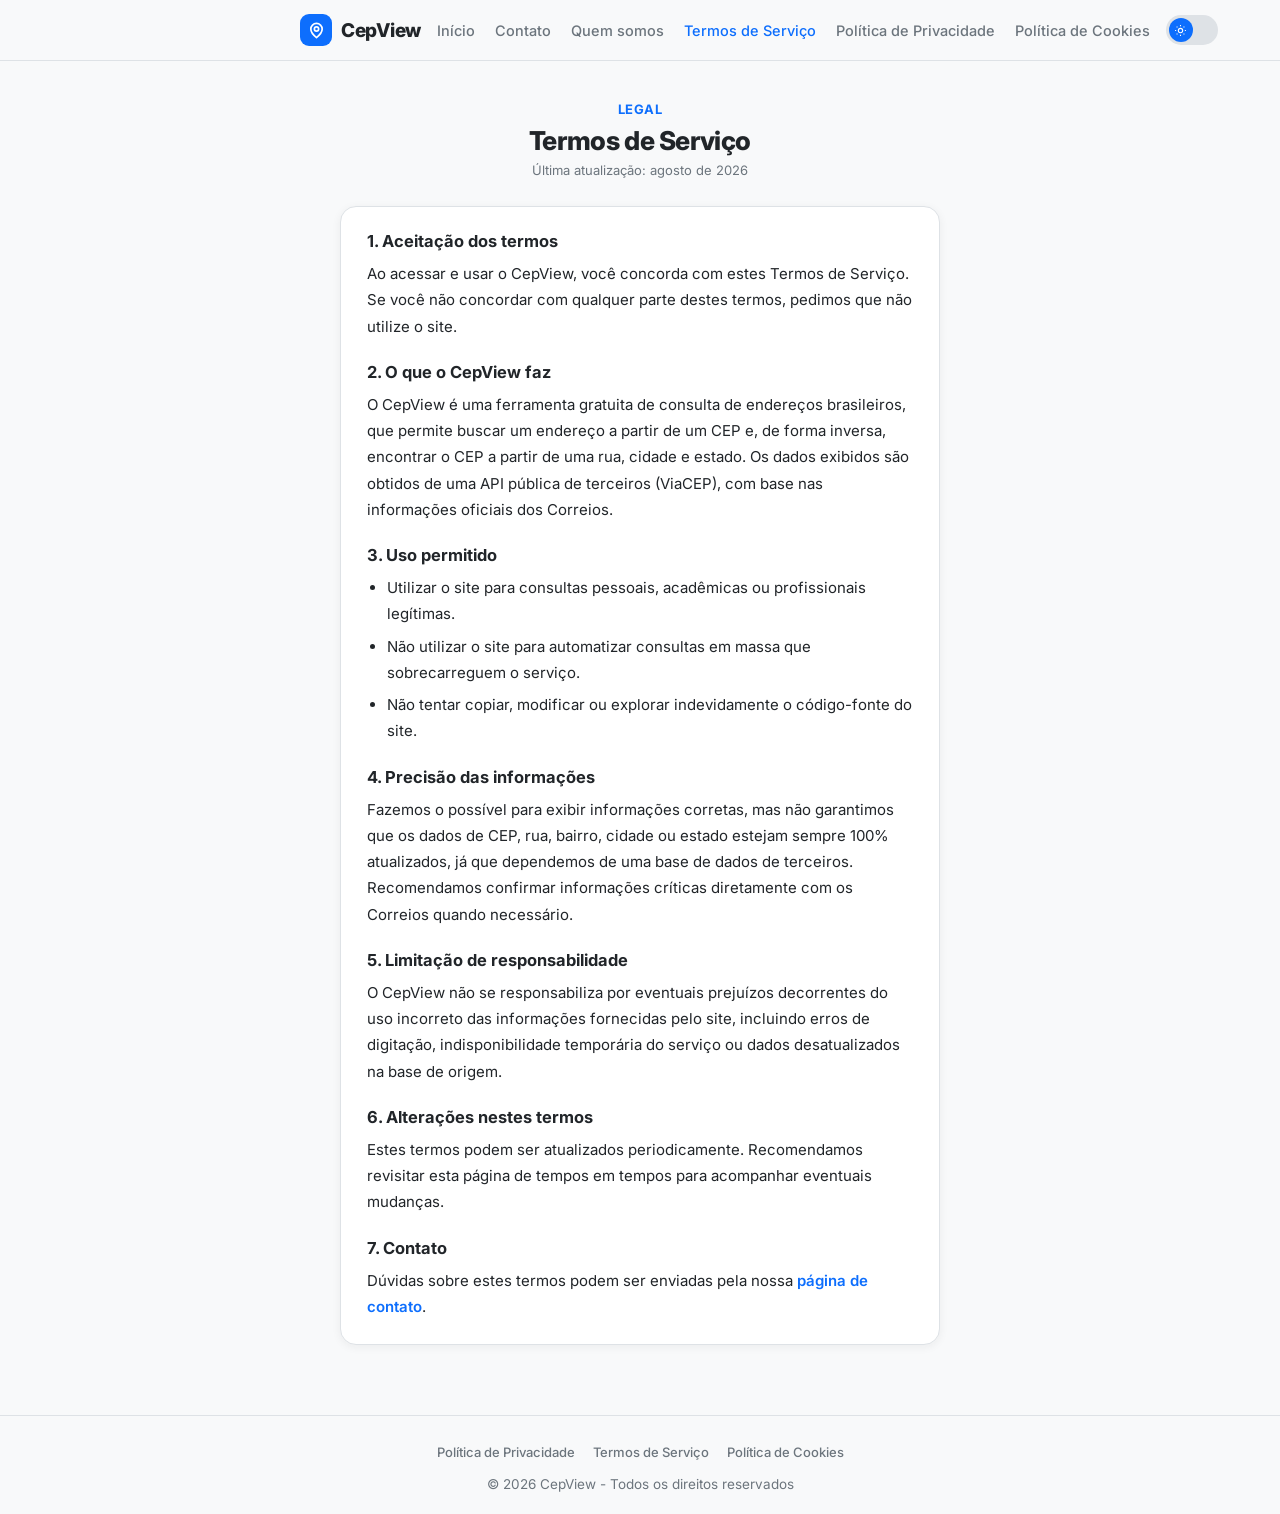
<file: pages/termos-de-servico.html>
<!DOCTYPE html>
<html lang="pt-BR">
<head>
  <!-- Google tag (gtag.js) -->
  <script async src="https://www.googletagmanager.com/gtag/js?id=G-JZHZVFB433"></script>
  <script>
    window.dataLayer = window.dataLayer || [];
    function gtag(){dataLayer.push(arguments);}
    gtag('js', new Date());

    gtag('config', 'G-JZHZVFB433');
  </script>

<meta charset="UTF-8" />
<meta name="viewport" content="width=device-width, initial-scale=1.0" />
<title>Termos de Serviço — CepView</title>
<meta name="description" content="Termos de uso do CepView." />
<link rel="preconnect" href="https://fonts.googleapis.com">
<link rel="preconnect" href="https://fonts.gstatic.com" crossorigin>
<link href="https://fonts.googleapis.com/css2?family=Inter:wght@400;500;600;700;800&display=swap" rel="stylesheet">
<link rel="stylesheet" href="../css/style.css" />
</head>
<body>

  <!-- Header -->
  <header class="header">
    <div class="header__inner">
      <a href="../index.html" class="brand" style="text-decoration:none;">
        <div class="brand__icon">
          <svg width="17" height="17" viewBox="0 0 24 24" fill="none" stroke="#fff" stroke-width="2.4" stroke-linecap="round" stroke-linejoin="round"><path d="M20 10c0 6-8 12-8 12s-8-6-8-12a8 8 0 0 1 16 0Z"/><circle cx="12" cy="10" r="3"/></svg>
        </div>
        <span class="brand__name">CepView</span>
      </a>

      <nav class="header__nav" id="header-nav">
        <a href="../index.html">Início</a>
        <a href="contato.html">Contato</a>
        <a href="quem-somos.html">Quem somos</a>
        <a href="termos-de-servico.html" aria-current="page">Termos de Serviço</a>
        <a href="politica-de-privacidade.html">Política de Privacidade</a>
        <a href="politica-de-cookies.html">Política de Cookies</a>
      </nav>

      <div class="header__right">
        <button id="theme-toggle" class="theme-toggle" aria-label="Alternar tema claro/escuro">
          <span class="theme-toggle__knob" id="theme-knob"></span>
        </button>
        <button id="menu-toggle" class="menu-toggle" aria-label="Abrir menu" aria-expanded="false">
          <svg width="19" height="19" viewBox="0 0 24 24" fill="none" stroke="currentColor" stroke-width="2.2" stroke-linecap="round" stroke-linejoin="round"><line x1="3" y1="6" x2="21" y2="6"/><line x1="3" y1="12" x2="21" y2="12"/><line x1="3" y1="18" x2="21" y2="18"/></svg>
        </button>
      </div>
    </div>
  </header>

  <!-- Main -->
  <main>
    <section class="page">
      <p class="page__eyebrow">Legal</p>
      <h1>Termos de Serviço</h1>
      <p class="page__updated">Última atualização: agosto de 2026</p>

      <div class="page__card">
        <h2>1. Aceitação dos termos</h2>
        <p>
          Ao acessar e usar o CepView, você concorda com estes Termos de Serviço. Se você não
          concordar com qualquer parte destes termos, pedimos que não utilize o site.
        </p>

        <h2>2. O que o CepView faz</h2>
        <p>
          O CepView é uma ferramenta gratuita de consulta de endereços brasileiros, que permite
          buscar um endereço a partir de um CEP e, de forma inversa, encontrar o CEP a partir de
          uma rua, cidade e estado. Os dados exibidos são obtidos de uma API pública de terceiros
          (ViaCEP), com base nas informações oficiais dos Correios.
        </p>

        <h2>3. Uso permitido</h2>
        <ul>
          <li>Utilizar o site para consultas pessoais, acadêmicas ou profissionais legítimas.</li>
          <li>Não utilizar o site para automatizar consultas em massa que sobrecarreguem o serviço.</li>
          <li>Não tentar copiar, modificar ou explorar indevidamente o código-fonte do site.</li>
        </ul>

        <h2>4. Precisão das informações</h2>
        <p>
          Fazemos o possível para exibir informações corretas, mas não garantimos que os dados de
          CEP, rua, bairro, cidade ou estado estejam sempre 100% atualizados, já que dependemos de
          uma base de dados de terceiros. Recomendamos confirmar informações críticas diretamente
          com os Correios quando necessário.
        </p>

        <h2>5. Limitação de responsabilidade</h2>
        <p>
          O CepView não se responsabiliza por eventuais prejuízos decorrentes do uso incorreto das
          informações fornecidas pelo site, incluindo erros de digitação, indisponibilidade
          temporária do serviço ou dados desatualizados na base de origem.
        </p>

        <h2>6. Alterações nestes termos</h2>
        <p>
          Estes termos podem ser atualizados periodicamente. Recomendamos revisitar esta página de
          tempos em tempos para acompanhar eventuais mudanças.
        </p>

        <h2>7. Contato</h2>
        <p>
          Dúvidas sobre estes termos podem ser enviadas pela nossa
          <a class="inline-link" href="contato.html">página de contato</a>.
        </p>
      </div>
    </section>
  </main>

  <!-- Footer -->
  <footer class="footer">
    <nav class="footer__nav">
      <a href="politica-de-privacidade.html">Política de Privacidade</a>
      <a href="termos-de-servico.html">Termos de Serviço</a>
      <a href="politica-de-cookies.html">Política de Cookies</a>
    </nav>
    <p>© 2026 CepView - Todos os direitos reservados</p>
  </footer>

  <!-- VLibras -->
  <div vw class="enabled">
    <div vw-access-button class="active"></div>
    <div vw-plugin-wrapper>
      <div class="vw-plugin-top-wrapper"></div>
    </div>
  </div>
  <script src="https://vlibras.gov.br/app/vlibras-plugin.js"></script>
  <script>
    new window.VLibras.Widget('https://vlibras.gov.br/app');
  </script>

  <script src="../js/script.js"></script>
</body>
</html>
</file>
<file: css/style.css>
/* =========================================================
   CepView — Tokens de tema (Light / Dark) via CSS variables
   ========================================================= */
:root,
[data-theme="light"] {
  --bg: #F8F9FA;
  --bg-subtle: #EFF1F3;
  --text: #212529;
  --text-muted: #6C757D;
  --card-bg: #FFFFFF;
  --border: #DEE2E6;
  --shadow: 0 2px 10px rgba(33, 37, 41, 0.06);
  --primary: #0D6EFD;
  --primary-text: #FFFFFF;
  --input-bg: #FFFFFF;
  --danger: #DC3545;
}

[data-theme="dark"] {
  --bg: #121212;
  --bg-subtle: #1E1E1E;
  --text: #E9ECEF;
  --text-muted: #9AA1A9;
  --card-bg: #2C2C2C;
  --border: #444444;
  --shadow: 0 6px 24px rgba(0, 0, 0, 0.45);
  --primary: #6C63FF;
  --primary-text: #FFFFFF;
  --input-bg: #242424;
  --danger: #FF6B6B;
}

* { box-sizing: border-box; }

html, body {
  margin: 0;
  padding: 0;
}

body {
  background: var(--bg);
  color: var(--text);
  font-family: 'Inter', ui-sans-serif, system-ui, -apple-system, sans-serif;
  transition: background 220ms ease, color 220ms ease;
  -webkit-font-smoothing: antialiased;
}

a { color: inherit; }

/* =========================================================
   Header
   ========================================================= */
.header {
  position: sticky;
  top: 0;
  z-index: 20;
  background: var(--bg);
  border-bottom: 1px solid var(--border);
  transition: background 220ms ease, border-color 220ms ease;
}

.header__inner {
  max-width: 720px;
  margin: 0 auto;
  padding: 14px 20px;
  display: flex;
  align-items: center;
  justify-content: space-between;
  gap: 16px;
}

.brand {
  display: flex;
  align-items: center;
  gap: 9px;
}

.brand__icon {
  width: 32px;
  height: 32px;
  border-radius: 9px;
  background: var(--primary);
  display: flex;
  align-items: center;
  justify-content: center;
  flex-shrink: 0;
}

.brand__name {
  font-weight: 800;
  font-size: 19px;
  letter-spacing: -0.3px;
}

.header__right {
  display: flex;
  align-items: center;
  gap: 14px;
}

.header__nav {
  display: flex;
  gap: 20px;
  font-size: 14.5px;
  font-weight: 500;
}

.header__nav a {
  text-decoration: none;
  color: var(--text-muted);
  transition: color 160ms ease;
  white-space: nowrap;
}

.header__nav a:hover,
.header__nav a[aria-current="page"] { color: var(--primary); }

/* Botão hambúrguer (mobile) */
.menu-toggle {
  display: none;
  width: 38px;
  height: 38px;
  border-radius: 10px;
  border: 1px solid var(--border);
  background: var(--bg-subtle);
  cursor: pointer;
  align-items: center;
  justify-content: center;
  flex-shrink: 0;
}

.menu-toggle svg { color: var(--text); }

.theme-toggle {
  width: 52px;
  height: 30px;
  border-radius: 999px;
  background: var(--border);
  border: none;
  position: relative;
  cursor: pointer;
  padding: 0;
  transition: background 200ms ease;
  flex-shrink: 0;
}

.theme-toggle__knob {
  position: absolute;
  top: 3px;
  left: 3px;
  width: 24px;
  height: 24px;
  border-radius: 50%;
  background: var(--primary);
  display: flex;
  align-items: center;
  justify-content: center;
  transition: left 200ms ease;
}

[data-theme="dark"] .theme-toggle__knob { left: 25px; }

.theme-toggle__knob::before {
  content: "";
  width: 13px;
  height: 13px;
  background-color: #fff;
  -webkit-mask-size: contain;
  mask-size: contain;
  -webkit-mask-repeat: no-repeat;
  mask-repeat: no-repeat;
  -webkit-mask-position: center;
  mask-position: center;
  -webkit-mask-image: url("data:image/svg+xml,%3Csvg xmlns='http://www.w3.org/2000/svg' viewBox='0 0 24 24' fill='none' stroke='black' stroke-width='2'%3E%3Ccircle cx='12' cy='12' r='4'/%3E%3Cpath d='M12 2v2M12 20v2M4.9 4.9l1.4 1.4M17.7 17.7l1.4 1.4M2 12h2M20 12h2M6.3 17.7l-1.4 1.4M19.1 4.9l-1.4 1.4'/%3E%3C/svg%3E");
  mask-image: url("data:image/svg+xml,%3Csvg xmlns='http://www.w3.org/2000/svg' viewBox='0 0 24 24' fill='none' stroke='black' stroke-width='2'%3E%3Ccircle cx='12' cy='12' r='4'/%3E%3Cpath d='M12 2v2M12 20v2M4.9 4.9l1.4 1.4M17.7 17.7l1.4 1.4M2 12h2M20 12h2M6.3 17.7l-1.4 1.4M19.1 4.9l-1.4 1.4'/%3E%3C/svg%3E");
}

[data-theme="dark"] .theme-toggle__knob::before {
  -webkit-mask-image: url("data:image/svg+xml,%3Csvg xmlns='http://www.w3.org/2000/svg' viewBox='0 0 24 24' fill='none' stroke='black' stroke-width='2'%3E%3Cpath d='M21 12.8A9 9 0 1 1 11.2 3 7 7 0 0 0 21 12.8Z'/%3E%3C/svg%3E");
  mask-image: url("data:image/svg+xml,%3Csvg xmlns='http://www.w3.org/2000/svg' viewBox='0 0 24 24' fill='none' stroke='black' stroke-width='2'%3E%3Cpath d='M21 12.8A9 9 0 1 1 11.2 3 7 7 0 0 0 21 12.8Z'/%3E%3C/svg%3E");
}

/* =========================================================
   Hero / Search
   ========================================================= */
.hero {
  max-width: 560px;
  margin: 0 auto;
  padding: 40px 20px 60px;
  text-align: center;
}

.hero h1 {
  font-size: 28px;
  font-weight: 800;
  letter-spacing: -0.5px;
  margin: 0 0 8px;
}

.hero__subtitle {
  color: var(--text-muted);
  font-size: 15px;
  margin: 0 0 32px;
}

/* Tabs */
.tabs {
  display: flex;
  background: var(--bg-subtle);
  border: 1px solid var(--border);
  border-radius: 14px;
  padding: 4px;
  margin-bottom: 24px;
  gap: 4px;
}

.tab {
  flex: 1;
  display: flex;
  align-items: center;
  justify-content: center;
  gap: 7px;
  padding: 11px 8px;
  border-radius: 10px;
  border: none;
  cursor: pointer;
  font-family: inherit;
  font-size: 14.5px;
  font-weight: 600;
  background: transparent;
  color: var(--text-muted);
  transition: all 200ms ease;
}

.tab__icon { width: 16px; height: 16px; flex-shrink: 0; }

.tab--active {
  background: var(--card-bg);
  color: var(--primary);
  box-shadow: var(--shadow);
}

/* Form */
.form {
  display: flex;
  flex-direction: column;
  gap: 16px;
  text-align: left;
}

.fields { display: flex; flex-direction: column; gap: 16px; }
.fields--hidden { display: none; }

.field-row { display: flex; gap: 12px; }
.field--grow { flex: 3; }
.field--small { flex: 1; }

.field { position: relative; width: 100%; }

.field__input {
  width: 100%;
  background: var(--input-bg);
  color: var(--text);
  border: 1.5px solid var(--border);
  border-radius: 14px;
  padding: 22px 16px 10px 16px;
  font-size: 17px;
  font-family: inherit;
  outline: none;
  transition: border-color 160ms ease, box-shadow 160ms ease;
}

.field__input--upper { text-transform: uppercase; }

.field__input:focus {
  border-color: var(--primary);
  box-shadow: 0 0 0 4px color-mix(in srgb, var(--primary) 13%, transparent);
}

.field__input.field__input--error {
  border-color: var(--danger);
}

.field__label {
  position: absolute;
  left: 16px;
  top: 50%;
  transform: translateY(-50%);
  font-size: 16px;
  color: var(--text-muted);
  pointer-events: none;
  transition: all 140ms ease;
}

.field__input:focus + .field__label,
.field__input:not(:placeholder-shown) + .field__label {
  top: 7px;
  transform: none;
  font-size: 12px;
  font-weight: 600;
  letter-spacing: 0.3px;
  color: var(--primary);
}

.field__input.field__input--error + .field__label {
  color: var(--danger);
}

.field__error {
  color: var(--danger);
  font-size: 12.5px;
  margin: 6px 0 0;
  display: none;
  align-items: center;
  gap: 4px;
}

.field__error--visible { display: flex; }

/* Primary button */
.btn-primary {
  display: flex;
  align-items: center;
  justify-content: center;
  gap: 9px;
  background: var(--primary);
  color: var(--primary-text);
  border: none;
  border-radius: 14px;
  padding: 16px 20px;
  font-size: 16.5px;
  font-weight: 700;
  font-family: inherit;
  cursor: pointer;
  transition: opacity 160ms ease, transform 100ms ease;
}

.btn-primary:active { transform: scale(0.98); }
.btn-primary:disabled { opacity: 0.7; cursor: default; }

/* =========================================================
   Results
   ========================================================= */
.results {
  margin-top: 28px;
  display: flex;
  flex-direction: column;
  gap: 14px;
  text-align: left;
}

.empty-state {
  text-align: center;
  padding: 24px 12px;
  color: var(--text-muted);
}

.empty-state svg { margin: 0 auto 10px; opacity: 0.5; }
.empty-state p { font-size: 13.5px; margin: 0; }

.error-box {
  display: flex;
  gap: 10px;
  align-items: flex-start;
  background: var(--card-bg);
  border: 1px solid color-mix(in srgb, var(--danger) 35%, transparent);
  border-radius: 14px;
  padding: 16px;
  font-size: 14.5px;
  animation: cepv-rise 300ms ease both;
}

.error-box svg { color: var(--danger); flex-shrink: 0; margin-top: 1px; }

/* Result card — "selo postal" perfurado (elemento de assinatura) */
.result-card {
  background: var(--card-bg);
  border: 1px solid var(--border);
  border-radius: 16px;
  box-shadow: var(--shadow);
  overflow: hidden;
  animation: cepv-rise 420ms ease both;
}

.result-card__body { padding: 18px 20px 20px; }

.result-card__row { display: flex; align-items: flex-start; gap: 10px; margin-bottom: 10px; }
.result-card__row svg { flex-shrink: 0; margin-top: 2px; }

.result-card__street { font-weight: 700; font-size: 17px; }
.result-card__district { font-size: 13.5px; color: var(--text-muted); margin-top: 2px; }
.result-card__city { font-size: 14.5px; }

.result-card__cep {
  display: inline-flex;
  align-items: center;
  gap: 8px;
  background: var(--bg-subtle);
  border-radius: 999px;
  padding: 6px 14px;
  margin-top: 4px;
  font-weight: 700;
  font-size: 14.5px;
  letter-spacing: 0.4px;
}

.result-card__cep svg { color: var(--primary); }

/* Skeleton loading */
.skeleton {
  background: var(--card-bg);
  border: 1px solid var(--border);
  border-radius: 16px;
  padding: 20px;
}

.skeleton__row { display: flex; gap: 10px; margin-bottom: 14px; }
.skeleton__block {
  background: var(--border);
  border-radius: 6px;
  animation: cepv-pulse 1.4s ease-in-out infinite;
}

@media (prefers-reduced-motion: reduce) {
  .skeleton__block, .result-card, .error-box { animation: none !important; }
}

/* =========================================================
   Quem somos
   ========================================================= */
.about {
  max-width: 560px;
  margin: 0 auto;
  padding: 0 20px 60px;
}

.about h2 {
  font-size: 22px;
  font-weight: 800;
  letter-spacing: -0.3px;
  margin: 0 0 16px;
  text-align: center;
}

.about__card {
  background: var(--card-bg);
  border: 1px solid var(--border);
  border-radius: 16px;
  box-shadow: var(--shadow);
  padding: 24px;
}

.about__card p {
  margin: 0;
  font-size: 15px;
  line-height: 1.7;
  color: var(--text);
}

/* =========================================================
   Footer
   ========================================================= */
.footer {
  border-top: 1px solid var(--border);
  padding: 28px 20px 22px;
  text-align: center;
}

.footer__nav {
  display: flex;
  flex-wrap: wrap;
  justify-content: center;
  gap: 6px 18px;
  margin-bottom: 16px;
}

.footer__nav a {
  font-size: 13px;
  font-weight: 500;
  color: var(--text-muted);
  text-decoration: none;
  transition: color 160ms ease;
}

.footer__nav a:hover { color: var(--primary); }

.footer p {
  margin: 0;
  font-size: 13.5px;
  color: var(--text-muted);
}

/* =========================================================
   Animations
   ========================================================= */
@keyframes cepv-rise {
  from { opacity: 0; transform: translateY(10px); }
  to { opacity: 1; transform: translateY(0); }
}

@keyframes cepv-pulse {
  0%, 100% { opacity: 1; }
  50% { opacity: 0.5; }
}

/* =========================================================
   Responsive
   ========================================================= */
@media (max-width: 480px) {
  .hero h1 { font-size: 24px; }
  .btn-primary { padding: 17px 20px; }
}

@media (max-width: 680px) {
  .header__nav {
    position: fixed;
    top: 61px;
    left: 0;
    right: 0;
    flex-direction: column;
    gap: 2px;
    background: var(--bg);
    border-bottom: 1px solid transparent;
    padding: 0 20px;
    max-height: 0;
    overflow: hidden;
    transition: max-height 220ms ease, padding 220ms ease, border-color 220ms ease;
  }

  .header__nav a {
    padding: 11px 4px;
    border-bottom: 1px solid var(--border);
    color: var(--text);
  }

  .header__nav a:last-child { border-bottom: none; }

  .header__nav.header__nav--open {
    max-height: 420px;
    padding: 10px 20px 16px;
    border-bottom-color: var(--border);
  }

  .menu-toggle { display: flex; }
}

/* =========================================================
   Páginas de conteúdo (Quem somos, Contato, Termos, etc.)
   ========================================================= */
.page {
  max-width: 640px;
  margin: 0 auto;
  padding: 40px 20px 70px;
}

.page__eyebrow {
  color: var(--primary);
  font-size: 13px;
  font-weight: 700;
  letter-spacing: 0.4px;
  text-transform: uppercase;
  margin: 0 0 8px;
  text-align: center;
}

.page h1 {
  font-size: 26px;
  font-weight: 800;
  letter-spacing: -0.4px;
  margin: 0 0 6px;
  text-align: center;
}

.page__updated {
  text-align: center;
  color: var(--text-muted);
  font-size: 13px;
  margin: 0 0 28px;
}

.page__card {
  background: var(--card-bg);
  border: 1px solid var(--border);
  border-radius: 16px;
  box-shadow: var(--shadow);
  padding: 24px 26px;
}

.page__card p { margin: 0 0 14px; font-size: 15px; line-height: 1.75; color: var(--text); }
.page__card p:last-child { margin-bottom: 0; }

.page__card h2 {
  font-size: 16.5px;
  font-weight: 700;
  margin: 22px 0 10px;
}
.page__card h2:first-child { margin-top: 0; }

.page__card ul { margin: 0 0 14px; padding-left: 20px; }
.page__card li { font-size: 15px; line-height: 1.75; color: var(--text); margin-bottom: 6px; }

.page__card a.inline-link {
  color: var(--primary);
  font-weight: 600;
  text-decoration: none;
}
.page__card a.inline-link:hover { text-decoration: underline; }

/* Contato */
.contact-item {
  display: flex;
  align-items: center;
  gap: 12px;
  padding: 14px 0;
  border-bottom: 1px solid var(--border);
}
.contact-item:last-child { border-bottom: none; }

.contact-item__icon {
  width: 38px;
  height: 38px;
  border-radius: 10px;
  background: var(--bg-subtle);
  display: flex;
  align-items: center;
  justify-content: center;
  color: var(--primary);
  flex-shrink: 0;
}

.contact-item__label { font-size: 12.5px; color: var(--text-muted); margin: 0 0 2px; }
.contact-item__value { font-size: 15px; font-weight: 600; margin: 0; }
.contact-item__value a { color: var(--text); text-decoration: none; }
.contact-item__value a:hover { color: var(--primary); }
</file>
